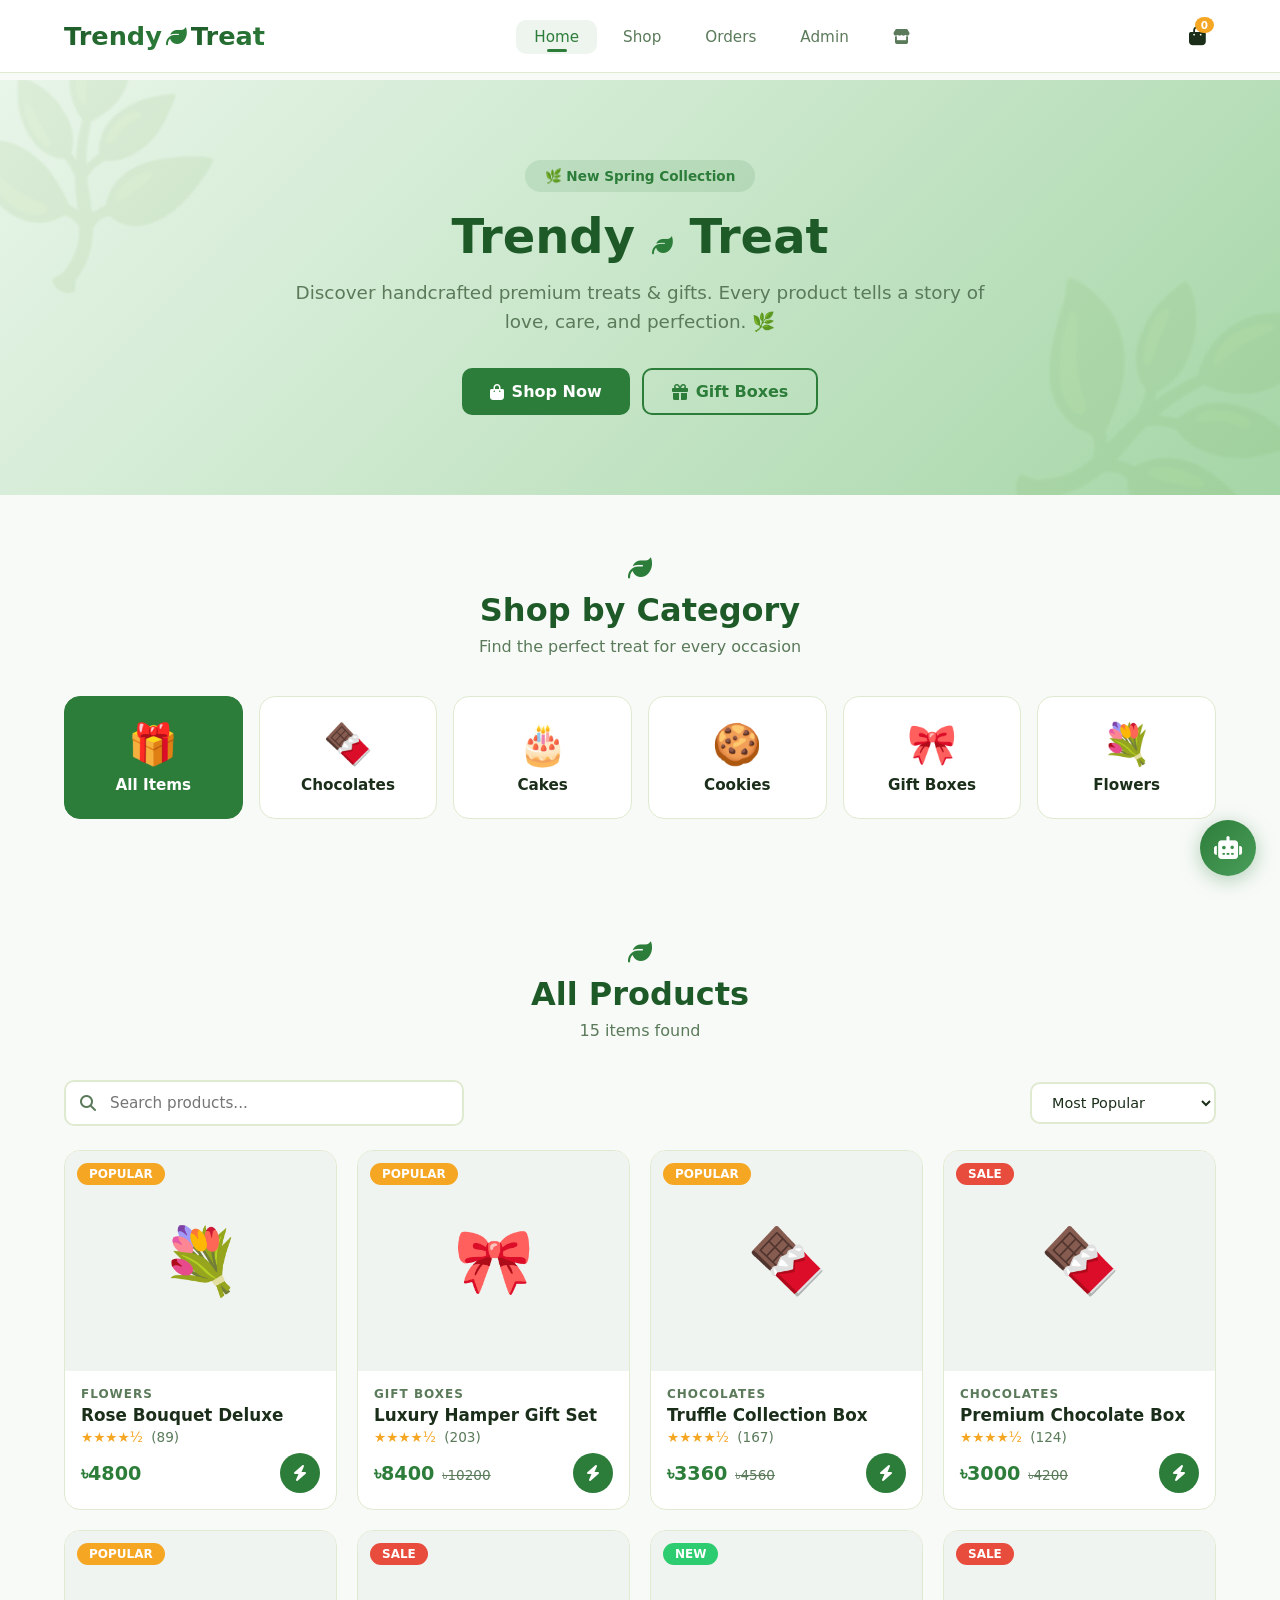
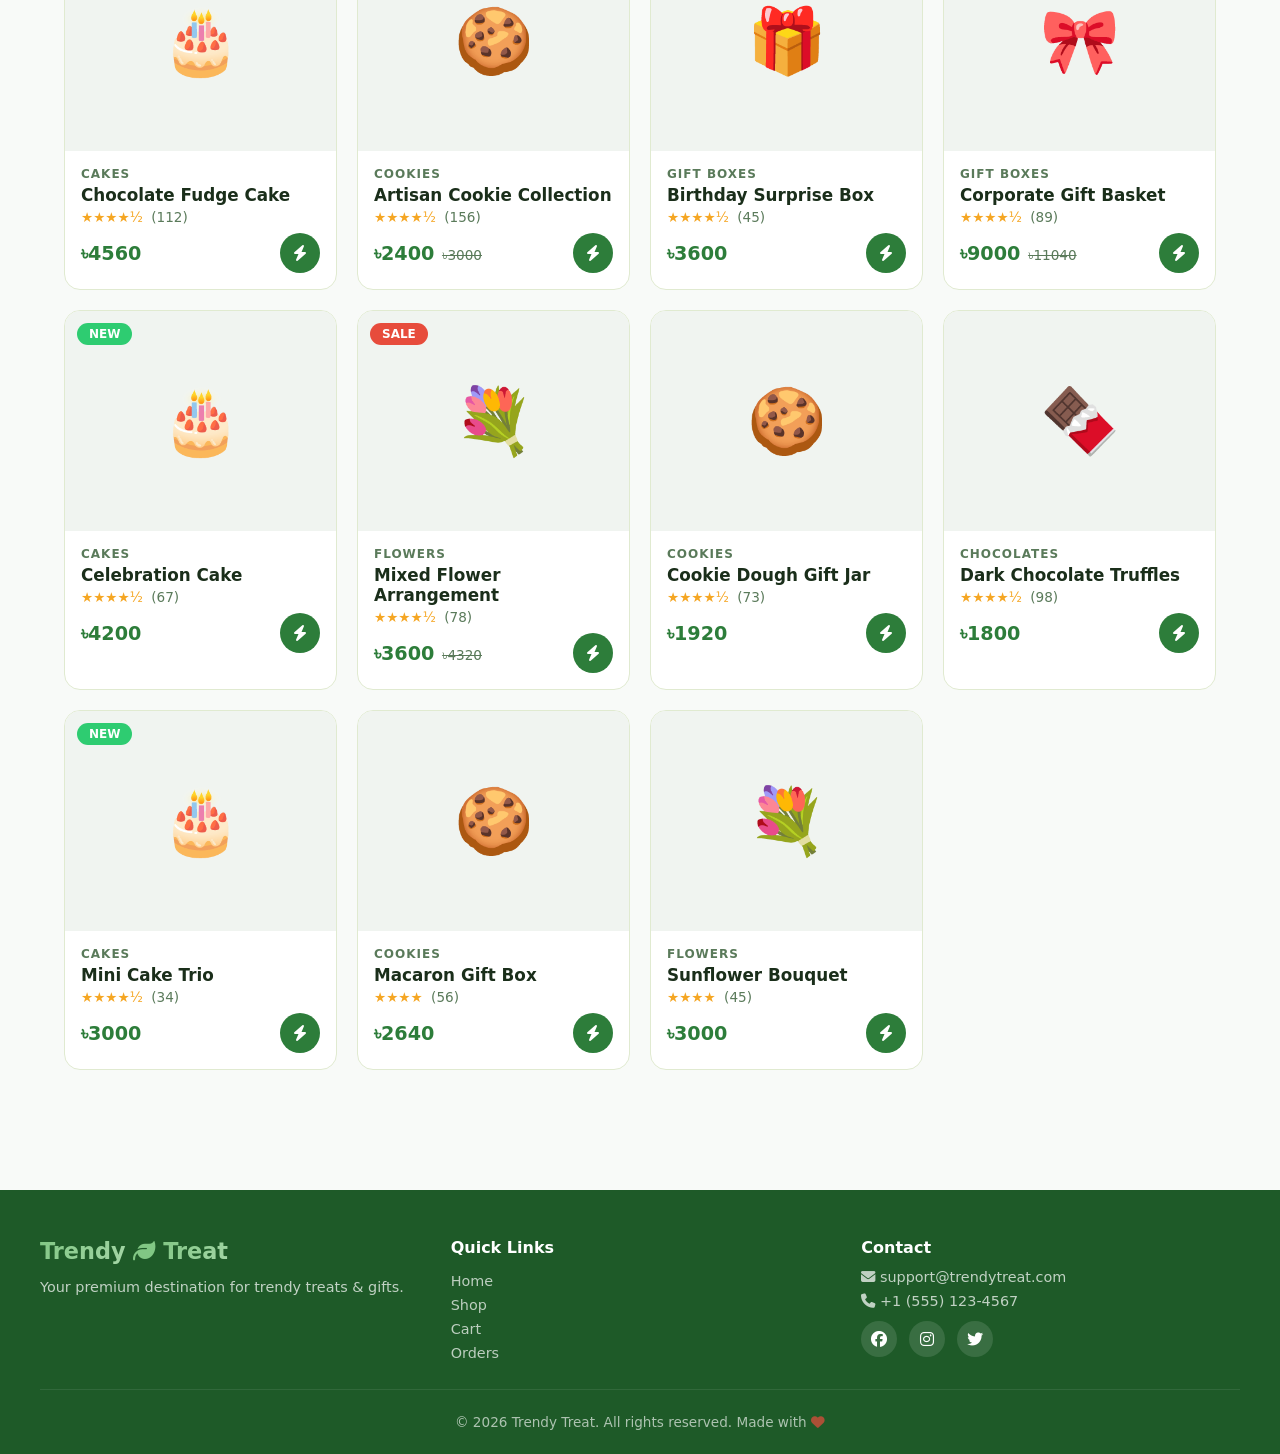
<file: index.html>
<!DOCTYPE html>
<html lang="en">
<head>
    <meta charset="UTF-8">
    <meta name="viewport" content="width=device-width, initial-scale=1.0">
    <title>Trendy Treat</title>
    <link rel="stylesheet" href="https://cdnjs.cloudflare.com/ajax/libs/font-awesome/6.5.1/css/all.min.css">
    <link rel="stylesheet" href="assets/css/style.css">
    <link rel="icon" type="image/svg+xml" href="data:image/svg+xml,<svg xmlns='http://www.w3.org/2000/svg' viewBox='0 0 100 100'><text y='.9em' font-size='90'>🌿</text></svg>">
</head>
<body>
    <div id="app">
        <nav class="navbar">
            <div class="nav-container">
                <a href="#/" class="nav-brand">
                    <span class="brand-text">Trendy</span>
                    <span class="brand-leaf"><i class="fas fa-leaf"></i></span>
                    <span class="brand-text">Treat</span>
                </a>
                <ul class="nav-links" id="navLinks">
                    <li><a href="#/" class="nav-link active">Home</a></li>
                    <li><a href="#/products" class="nav-link">Shop</a></li>
                    <li><a href="#/orders" class="nav-link">Orders</a></li>
                    <li><a href="#/admin" class="nav-link">Admin</a></li>
                    <li><a href="#/supplier" class="nav-link"><i class="fas fa-store"></i></a></li>
                </ul>
                <div class="nav-right">
                    <a href="#/cart" class="cart-btn" id="cartBtn">
                        <i class="fas fa-shopping-bag"></i>
                        <span class="cart-count" id="cartCount">0</span>
                    </a>
                    <button class="hamburger" id="hamburger" aria-label="Menu">
                        <span></span><span></span><span></span>
                    </button>
                </div>
            </div>
        </nav>

        <main id="mainContent">
            <div class="loader" id="pageLoader">
                <div class="spinner"></div>
            </div>
        </main>

        <footer class="footer">
            <div class="footer-container">
                <div class="footer-brand">
                    <h3><span class="brand-text">Trendy</span> <i class="fas fa-leaf"></i> <span class="brand-text">Treat</span></h3>
                    <p>Your premium destination for trendy treats & gifts.</p>
                </div>
                <div class="footer-links">
                    <h4>Quick Links</h4>
                    <a href="#/">Home</a>
                    <a href="#/products">Shop</a>
                    <a href="#/cart">Cart</a>
                    <a href="#/orders">Orders</a>
                </div>
                <div class="footer-contact">
                    <h4>Contact</h4>
                    <p><i class="fas fa-envelope"></i> support@trendytreat.com</p>
                    <p><i class="fas fa-phone"></i> +1 (555) 123-4567</p>
                    <div class="social-links">
                        <a href="#"><i class="fab fa-facebook"></i></a>
                        <a href="#"><i class="fab fa-instagram"></i></a>
                        <a href="#"><i class="fab fa-twitter"></i></a>
                    </div>
                </div>
            </div>
            <div class="footer-bottom">
                <p>&copy; 2026 Trendy Treat. All rights reserved. Made with <i class="fas fa-heart" style="color:#e74c3c;"></i></p>
            </div>
        </footer>

        <button class="chat-toggle" id="chatToggle" title="AI Assistant">
            <i class="fas fa-robot"></i>
        </button>

        <div class="chat-window" id="chatWindow">
            <div class="chat-header">
                <div class="chat-header-info">
                    <i class="fas fa-robot"></i>
                    <span>Trendy AI Assistant</span>
                </div>
                <button id="chatClose" class="chat-close"><i class="fas fa-times"></i></button>
            </div>
            <div class="chat-messages" id="chatMessages">
                <div class="chat-msg bot">
                    <div class="msg-content">Hi! I'm Trendy AI. I can help you with orders, product recommendations, and more. How can I help? 🌿</div>
                </div>
            </div>
            <div class="chat-input-area">
                <textarea id="chatInput" placeholder="Type a message..." rows="1"></textarea>
                <button id="chatSend" class="chat-send-btn"><i class="fas fa-paper-plane"></i></button>
            </div>
        </div>
    </div>

    <div class="toast-container" id="toastContainer"></div>

    <script src="assets/js/utils/storage.js"></script>
    <script src="assets/js/data.js"></script>
    <script src="assets/js/gemini.js"></script>
    <script src="assets/js/components/header.js"></script>
    <script src="assets/js/components/products.js"></script>
    <script src="assets/js/components/cart.js"></script>
    <script src="assets/js/components/checkout.js"></script>
    <script src="assets/js/components/orders.js"></script>
    <script src="assets/js/components/admin.js"></script>
    <script src="assets/js/components/chat.js"></script>
    <script src="assets/js/components/supplier.js"></script>
    <script src="assets/js/app.js"></script>
</body>
</html>
</file>
<file: assets/css/style.css>
*{margin:0;padding:0;box-sizing:border-box;scroll-behavior:smooth}
:root{
    --primary:#2d7d3a;--primary-dark:#1e5a28;--primary-light:#4a9e5a;
    --accent:#f5a623;--accent-dark:#e09515;
    --bg:#f8faf8;--bg-card:#ffffff;--text:#1a2e1a;--text-light:#5a7a5a;
    --border:#e0ead0;--shadow:0 8px 32px rgba(0,0,0,.08);--radius:16px;
    --radius-sm:10px;--transition:all 0.3s cubic-bezier(0.4,0,0.2,1);
    --font:'Segoe UI',system-ui,-apple-system,sans-serif
}
body{font-family:var(--font);background:var(--bg);color:var(--text);min-height:100vh;display:flex;flex-direction:column}
#app{flex:1;display:flex;flex-direction:column}
main{flex:1;padding-top:80px;min-height:calc(100vh - 80px)}
::-webkit-scrollbar{width:8px}
::-webkit-scrollbar-track{background:var(--bg)}
::-webkit-scrollbar-thumb{background:var(--primary-light);border-radius:4px}
::selection{background:var(--primary);color:#fff}

/* NAVBAR */
.navbar{position:fixed;top:0;left:0;right:0;z-index:1000;background:rgba(255,255,255,.95);backdrop-filter:blur(20px);border-bottom:1px solid var(--border);transition:var(--transition)}
.nav-container{max-width:1200px;margin:0 auto;padding:0 24px;display:flex;align-items:center;justify-content:space-between;height:72px}
.nav-brand{display:flex;align-items:center;gap:4px;text-decoration:none;font-size:1.6rem;font-weight:800}
.brand-text{background:linear-gradient(135deg,var(--primary-dark),var(--primary));-webkit-background-clip:text;-webkit-text-fill-color:transparent;background-clip:text}
.brand-leaf{color:var(--primary);font-size:1.3rem;animation:leafFloat 3s ease-in-out infinite;display:inline-flex}
@keyframes leafFloat{0%,100%{transform:rotate(0deg) scale(1)}50%{transform:rotate(15deg) scale(1.15)}}
.nav-links{display:flex;list-style:none;gap:8px}
.nav-link{text-decoration:none;color:var(--text-light);padding:8px 18px;border-radius:var(--radius-sm);font-weight:500;transition:var(--transition);font-size:.95rem;position:relative}
.nav-link:hover,.nav-link.active{color:var(--primary);background:rgba(45,125,58,.08)}
.nav-link.active::after{content:'';position:absolute;bottom:2px;left:50%;transform:translateX(-50%);width:20px;height:3px;background:var(--primary);border-radius:2px}
.nav-right{display:flex;align-items:center;gap:16px}
.cart-btn{position:relative;padding:10px;color:var(--text);font-size:1.2rem;text-decoration:none;transition:var(--transition);border-radius:50%}
.cart-btn:hover{background:rgba(45,125,58,.1);color:var(--primary)}
.cart-count{position:absolute;top:2px;right:2px;background:var(--accent);color:#fff;font-size:.65rem;font-weight:700;padding:2px 6px;border-radius:50%;min-width:18px;text-align:center;line-height:1.2}
.hamburger{display:none;flex-direction:column;gap:5px;background:none;border:none;cursor:pointer;padding:8px}
.hamburger span{width:24px;height:2.5px;background:var(--text);border-radius:2px;transition:var(--transition)}
.hamburger.active span:nth-child(1){transform:rotate(45deg) translate(5px,5px)}
.hamburger.active span:nth-child(2){opacity:0}
.hamburger.active span:nth-child(3){transform:rotate(-45deg) translate(5px,-5px)}

/* HERO */
.hero{background:linear-gradient(135deg,#e8f5e9,#c8e6c9,#a5d6a7);padding:80px 24px;text-align:center;position:relative;overflow:hidden}
.hero::before{content:'🌿';position:absolute;top:-40px;left:-40px;font-size:200px;opacity:.08;transform:rotate(-30deg)}
.hero::after{content:'🌿';position:absolute;bottom:-60px;right:-40px;font-size:250px;opacity:.08;transform:rotate(20deg)}
.hero-content{max-width:700px;margin:0 auto;position:relative;z-index:1}
.hero-badge{display:inline-block;background:rgba(45,125,58,.12);color:var(--primary);padding:8px 20px;border-radius:50px;font-size:.85rem;font-weight:600;margin-bottom:16px}
.hero h1{font-size:3rem;font-weight:800;color:var(--primary-dark);margin-bottom:12px;line-height:1.2}
.hero h1 .brand-leaf{display:inline;animation:leafFloat 3s ease-in-out infinite}
.hero p{font-size:1.15rem;color:var(--text-light);margin-bottom:32px;line-height:1.6}
.hero-btns{display:flex;gap:12px;justify-content:center;flex-wrap:wrap}
.btn{display:inline-flex;align-items:center;gap:8px;padding:12px 28px;border-radius:var(--radius-sm);font-weight:600;font-size:1rem;cursor:pointer;transition:var(--transition);text-decoration:none;border:none;font-family:var(--font)}
.btn-primary{background:var(--primary);color:#fff}
.btn-primary:hover{background:var(--primary-dark);transform:translateY(-2px);box-shadow:0 8px 24px rgba(45,125,58,.3)}
.btn-outline{background:transparent;color:var(--primary);border:2px solid var(--primary)}
.btn-outline:hover{background:var(--primary);color:#fff;transform:translateY(-2px)}
.btn-accent{background:var(--accent);color:#fff}
.btn-accent:hover{background:var(--accent-dark);transform:translateY(-2px)}
.btn-sm{padding:8px 16px;font-size:.85rem}
.btn-block{width:100%;justify-content:center}
.btn-danger{background:#e74c3c;color:#fff}
.btn-danger:hover{background:#c0392b;transform:translateY(-2px)}

/* SECTION HEADERS */
.section-header{text-align:center;margin-bottom:40px}
.section-header h2{font-size:2rem;font-weight:700;color:var(--primary-dark);margin-bottom:8px}
.section-header p{color:var(--text-light);font-size:1rem}
.section-header .leaf-divider{color:var(--primary);font-size:1.5rem;margin-bottom:8px;display:block}

/* CATEGORIES */
.categories{padding:60px 24px;max-width:1200px;margin:0 auto}
.cat-grid{display:grid;grid-template-columns:repeat(auto-fit,minmax(160px,1fr));gap:16px}
.cat-card{background:var(--bg-card);border:1px solid var(--border);border-radius:var(--radius);padding:24px 16px;text-align:center;cursor:pointer;transition:var(--transition)}
.cat-card:hover{transform:translateY(-4px);box-shadow:var(--shadow);border-color:var(--primary-light)}
.cat-card .cat-icon{font-size:2.5rem;margin-bottom:8px;display:block}
.cat-card h4{font-size:.95rem;color:var(--text);font-weight:600}
.cat-card.active{background:var(--primary);border-color:var(--primary)}
.cat-card.active h4{color:#fff}

/* PRODUCTS */
.products-section{padding:60px 24px;max-width:1200px;margin:0 auto}
.products-toolbar{display:flex;justify-content:space-between;align-items:center;margin-bottom:24px;flex-wrap:wrap;gap:12px}
.search-box{position:relative;flex:1;max-width:400px}
.search-box input{width:100%;padding:12px 16px 12px 44px;border:2px solid var(--border);border-radius:var(--radius-sm);font-size:.95rem;outline:none;transition:var(--transition);background:var(--bg-card);font-family:var(--font)}
.search-box input:focus{border-color:var(--primary);box-shadow:0 0 0 4px rgba(45,125,58,.1)}
.search-box i{position:absolute;left:16px;top:50%;transform:translateY(-50%);color:var(--text-light)}
.filter-sort{display:flex;gap:8px;flex-wrap:wrap}
.filter-sort select{padding:10px 16px;border:2px solid var(--border);border-radius:var(--radius-sm);font-size:.9rem;outline:none;cursor:pointer;background:var(--bg-card);color:var(--text);font-family:var(--font);transition:var(--transition)}
.filter-sort select:focus{border-color:var(--primary)}
.prod-grid{display:grid;grid-template-columns:repeat(auto-fill,minmax(260px,1fr));gap:20px}
.prod-card{background:var(--bg-card);border:1px solid var(--border);border-radius:var(--radius);overflow:hidden;transition:var(--transition);position:relative}
.prod-card:hover{transform:translateY(-4px);box-shadow:var(--shadow)}
.prod-card .badge{position:absolute;top:12px;left:12px;z-index:2;padding:4px 12px;border-radius:50px;font-size:.75rem;font-weight:600;text-transform:uppercase}
.badge-new{background:#2ecc71;color:#fff}
.badge-sale{background:#e74c3c;color:#fff}
.badge-popular{background:var(--accent);color:#fff}
.prod-img{width:100%;height:220px;object-fit:cover;background:#f0f4f0;display:flex;align-items:center;justify-content:center;font-size:4rem;transition:var(--transition)}
.prod-card:hover .prod-img{transform:scale(1.02)}
.prod-info{padding:16px}
.prod-category{font-size:.75rem;color:var(--text-light);text-transform:uppercase;letter-spacing:1px;font-weight:600}
.prod-name{font-size:1.05rem;font-weight:600;color:var(--text);margin:4px 0;display:-webkit-box;-webkit-line-clamp:2;-webkit-box-orient:vertical;overflow:hidden}
.prod-rating{color:var(--accent);font-size:.85rem;margin:4px 0}
.prod-rating span{color:var(--text-light);margin-left:4px}
.prod-price-row{display:flex;align-items:center;justify-content:space-between;margin-top:8px}
.prod-price{font-size:1.2rem;font-weight:700;color:var(--primary)}
.prod-price .old-price{font-size:.85rem;font-weight:400;color:var(--text-light);text-decoration:line-through;margin-left:8px}
.add-cart-btn{width:40px;height:40px;border-radius:50%;border:none;background:var(--primary);color:#fff;font-size:1rem;cursor:pointer;transition:var(--transition);display:flex;align-items:center;justify-content:center}
.add-cart-btn:hover{background:var(--primary-dark);transform:scale(1.1)}

/* CART */
.cart-section{padding:40px 24px;max-width:1000px;margin:0 auto}
.cart-section h2{font-size:1.8rem;font-weight:700;color:var(--primary-dark);margin-bottom:24px;display:flex;align-items:center;gap:12px}
.cart-layout{display:grid;grid-template-columns:1fr 360px;gap:24px}
.cart-items{display:flex;flex-direction:column;gap:12px}
.cart-item{display:flex;gap:16px;background:var(--bg-card);border:1px solid var(--border);border-radius:var(--radius);padding:16px;transition:var(--transition);align-items:center}
.cart-item:hover{box-shadow:var(--shadow)}
.cart-item-img{width:80px;height:80px;border-radius:var(--radius-sm);object-fit:cover;background:#f0f4f0;display:flex;align-items:center;justify-content:center;font-size:2.5rem;flex-shrink:0}
.cart-item-info{flex:1}
.cart-item-info h4{font-size:1rem;font-weight:600;margin-bottom:2px}
.cart-item-info p{font-size:.85rem;color:var(--text-light)}
.cart-item-qty{display:flex;align-items:center;gap:8px;margin-top:8px}
.qty-btn{width:32px;height:32px;border:1px solid var(--border);border-radius:50%;background:var(--bg);cursor:pointer;font-size:1rem;transition:var(--transition);display:flex;align-items:center;justify-content:center}
.qty-btn:hover{background:var(--primary);color:#fff;border-color:var(--primary)}
.qty-btn:disabled{opacity:.4;cursor:not-allowed}
.qty-btn:disabled:hover{background:var(--bg);color:inherit;border-color:var(--border)}
.cart-item-qty span{font-weight:600;min-width:24px;text-align:center}
.cart-item-total{text-align:right}
.cart-item-total .price{font-weight:700;font-size:1.1rem;color:var(--text)}
.remove-item{background:none;border:none;color:var(--text-light);cursor:pointer;font-size:.85rem;padding:4px;transition:var(--transition);margin-top:4px}
.remove-item:hover{color:#e74c3c}
.cart-summary{background:var(--bg-card);border:1px solid var(--border);border-radius:var(--radius);padding:24px;position:sticky;top:96px}
.cart-summary h3{font-size:1.2rem;font-weight:600;margin-bottom:16px}
.summary-row{display:flex;justify-content:space-between;padding:8px 0;font-size:.95rem}
.summary-row.total{border-top:2px solid var(--border);margin-top:8px;padding-top:16px;font-size:1.2rem;font-weight:700;color:var(--primary)}
.cart-empty{text-align:center;padding:60px 24px}
.cart-empty i{font-size:4rem;color:var(--border);margin-bottom:16px}
.cart-empty h3{font-size:1.5rem;color:var(--text);margin-bottom:8px}
.cart-empty p{color:var(--text-light);margin-bottom:24px}

/* CHECKOUT */
.checkout-section{padding:40px 24px;max-width:800px;margin:0 auto}
.checkout-section h2{font-size:1.8rem;font-weight:700;color:var(--primary-dark);margin-bottom:24px}
.checkout-form{background:var(--bg-card);border:1px solid var(--border);border-radius:var(--radius);padding:32px}
.form-row{display:grid;grid-template-columns:1fr 1fr;gap:16px}
.form-group{margin-bottom:16px}
.form-group label{display:block;font-weight:600;font-size:.9rem;margin-bottom:6px;color:var(--text)}
.form-group input,.form-group textarea,.form-group select{width:100%;padding:12px 16px;border:2px solid var(--border);border-radius:var(--radius-sm);font-size:.95rem;outline:none;transition:var(--transition);background:var(--bg);font-family:var(--font)}
.form-group input:focus,.form-group textarea:focus{border-color:var(--primary);box-shadow:0 0 0 4px rgba(45,125,58,.1)}
.form-group textarea{resize:vertical;min-height:80px}
.payment-methods{display:flex;gap:12px;flex-wrap:wrap;margin-bottom:16px}
.payment-method{flex:1;min-width:120px;padding:16px;border:2px solid var(--border);border-radius:var(--radius-sm);text-align:center;cursor:pointer;transition:var(--transition);background:var(--bg)}
.payment-method:hover{border-color:var(--primary-light)}
.payment-method.active{border-color:var(--primary);background:rgba(45,125,58,.05)}
.payment-method i{font-size:1.5rem;display:block;margin-bottom:4px;color:var(--text)}
.payment-method.active i{color:var(--primary)}
.payment-method span{font-size:.85rem;font-weight:500}
.checkout-summary{background:#f8faf8;border:1px solid var(--border);border-radius:var(--radius-sm);padding:16px;margin-bottom:16px}
.checkout-summary h4{margin-bottom:8px}

/* ORDERS */
.orders-section{padding:40px 24px;max-width:1000px;margin:0 auto}
.orders-section h2{font-size:1.8rem;font-weight:700;color:var(--primary-dark);margin-bottom:24px;display:flex;align-items:center;gap:12px}
.orders-list{display:flex;flex-direction:column;gap:12px}
.order-card{background:var(--bg-card);border:1px solid var(--border);border-radius:var(--radius);padding:20px;transition:var(--transition)}
.order-card:hover{box-shadow:var(--shadow)}
.order-header{display:flex;justify-content:space-between;align-items:center;flex-wrap:wrap;gap:8px;margin-bottom:12px}
.order-id{font-weight:700;font-size:.95rem;color:var(--text)}
.order-date{font-size:.85rem;color:var(--text-light)}
.order-status{padding:4px 12px;border-radius:50px;font-size:.8rem;font-weight:600}
.status-pending{background:#fff3cd;color:#856404}
.status-confirmed{background:#cce5ff;color:#004085}
.status-shipped{background:#d4edda;color:#155724}
.status-delivered{background:#d4edda;color:#155724}
.status-cancelled{background:#f8d7da;color:#721c24}
.order-items{display:flex;flex-direction:column;gap:8px}
.order-item{display:flex;justify-content:space-between;font-size:.9rem;padding:4px 0}
.order-total{text-align:right;font-weight:700;font-size:1.1rem;color:var(--primary);margin-top:12px;padding-top:12px;border-top:1px solid var(--border)}
.order-empty{text-align:center;padding:60px 24px}
.order-empty i{font-size:4rem;color:var(--border);margin-bottom:16px}
.order-empty h3{font-size:1.5rem;color:var(--text);margin-bottom:8px}
.order-empty p{color:var(--text-light);margin-bottom:24px}

/* ADMIN */
.admin-section{padding:40px 24px;max-width:1200px;margin:0 auto}
.admin-header{display:flex;justify-content:space-between;align-items:center;flex-wrap:wrap;gap:12px;margin-bottom:24px}
.admin-header h2{font-size:1.8rem;font-weight:700;color:var(--primary-dark);display:flex;align-items:center;gap:12px}
.admin-tabs{display:flex;gap:8px;margin-bottom:24px;overflow-x:auto;padding-bottom:4px}
.admin-tab{padding:10px 20px;border:1px solid var(--border);border-radius:var(--radius-sm);background:var(--bg-card);cursor:pointer;font-weight:500;transition:var(--transition);white-space:nowrap;font-size:.9rem}
.admin-tab:hover{border-color:var(--primary-light);color:var(--primary)}
.admin-tab.active{background:var(--primary);color:#fff;border-color:var(--primary)}
.admin-search{position:relative;max-width:400px;margin-bottom:16px}
.admin-search input{width:100%;padding:10px 16px 10px 40px;border:2px solid var(--border);border-radius:var(--radius-sm);font-size:.9rem;outline:none;background:var(--bg-card);font-family:var(--font)}
.admin-search input:focus{border-color:var(--primary)}
.admin-search i{position:absolute;left:14px;top:50%;transform:translateY(-50%);color:var(--text-light)}
.admin-table-wrap{overflow-x:auto;background:var(--bg-card);border:1px solid var(--border);border-radius:var(--radius)}
.admin-table{width:100%;border-collapse:collapse;font-size:.9rem}
.admin-table th{background:var(--bg);padding:14px 16px;text-align:left;font-weight:600;color:var(--text);border-bottom:2px solid var(--border);white-space:nowrap}
.admin-table td{padding:12px 16px;border-bottom:1px solid var(--border)}
.admin-table tr:last-child td{border-bottom:none}
.admin-table tr:hover td{background:rgba(45,125,58,.02)}
.admin-table .actions{display:flex;gap:4px}
.admin-table .actions button{padding:6px 12px;border-radius:6px;border:1px solid var(--border);background:var(--bg);cursor:pointer;font-size:.8rem;transition:var(--transition)}
.admin-table .actions button:hover{background:var(--primary);color:#fff;border-color:var(--primary)}
.admin-table .actions .del-btn:hover{background:#e74c3c;border-color:#e74c3c}
.admin-stats{display:grid;grid-template-columns:repeat(auto-fit,minmax(200px,1fr));gap:16px;margin-bottom:24px}
.stat-card{background:var(--bg-card);border:1px solid var(--border);border-radius:var(--radius);padding:20px;text-align:center;transition:var(--transition)}
.stat-card:hover{box-shadow:var(--shadow);transform:translateY(-2px)}
.stat-card .stat-icon{font-size:2rem;margin-bottom:8px;color:var(--primary)}
.stat-card .stat-num{font-size:2rem;font-weight:800;color:var(--text)}
.stat-card .stat-label{font-size:.85rem;color:var(--text-light);margin-top:4px}
.add-product-form{background:var(--bg-card);border:1px solid var(--border);border-radius:var(--radius);padding:24px;margin-bottom:24px}
.add-product-form h3{margin-bottom:16px}

/* CHAT */
.chat-toggle{position:fixed;bottom:24px;right:24px;width:56px;height:56px;border-radius:50%;background:linear-gradient(135deg,var(--primary),var(--primary-light));color:#fff;border:none;font-size:1.4rem;cursor:pointer;box-shadow:0 4px 20px rgba(45,125,58,.35);transition:var(--transition);z-index:999;display:flex;align-items:center;justify-content:center}
.chat-toggle:hover{transform:scale(1.1);box-shadow:0 6px 28px rgba(45,125,58,.45)}
.chat-window{position:fixed;bottom:92px;right:24px;width:380px;height:520px;background:var(--bg-card);border-radius:var(--radius);box-shadow:0 16px 48px rgba(0,0,0,.15);display:none;flex-direction:column;z-index:999;overflow:hidden;border:1px solid var(--border)}
.chat-window.open{display:flex}
.chat-header{background:linear-gradient(135deg,var(--primary),var(--primary-dark));color:#fff;padding:16px;display:flex;justify-content:space-between;align-items:center}
.chat-header-info{display:flex;align-items:center;gap:10px;font-weight:600;font-size:.95rem}
.chat-close{background:none;border:none;color:#fff;font-size:1.2rem;cursor:pointer;opacity:.8;transition:var(--transition)}
.chat-close:hover{opacity:1}
.chat-messages{flex:1;overflow-y:auto;padding:16px;display:flex;flex-direction:column;gap:12px}
.chat-msg{display:flex;gap:8px;max-width:85%}
.chat-msg.bot{align-self:flex-start}
.chat-msg.user{align-self:flex-end;flex-direction:row-reverse}
.chat-msg .avatar{width:32px;height:32px;border-radius:50%;display:flex;align-items:center;justify-content:center;font-size:.85rem;flex-shrink:0}
.chat-msg.bot .avatar{background:rgba(45,125,58,.12);color:var(--primary)}
.chat-msg.user .avatar{background:var(--accent);color:#fff}
.msg-content{padding:10px 14px;border-radius:12px;font-size:.9rem;line-height:1.5;word-wrap:break-word}
.chat-msg.bot .msg-content{background:#f0f4f0;color:var(--text);border-bottom-left-radius:4px}
.chat-msg.user .msg-content{background:var(--primary);color:#fff;border-bottom-right-radius:4px}
.chat-msg .msg-time{font-size:.7rem;color:var(--text-light);margin-top:4px}
.chat-msg.user .msg-time{text-align:right}
.chat-input-area{display:flex;gap:8px;padding:12px 16px;border-top:1px solid var(--border);background:var(--bg)}
.chat-input-area textarea{flex:1;border:none;outline:none;resize:none;font-size:.9rem;padding:8px 0;max-height:80px;background:transparent;font-family:var(--font)}
.chat-send-btn{width:40px;height:40px;border-radius:50%;background:var(--primary);color:#fff;border:none;cursor:pointer;transition:var(--transition);display:flex;align-items:center;justify-content:center;flex-shrink:0}
.chat-send-btn:hover{background:var(--primary-dark);transform:scale(1.05)}
.chat-send-btn:disabled{opacity:.5;cursor:not-allowed;transform:none}
.typing-indicator{display:flex;gap:4px;padding:4px 0}
.typing-indicator span{width:8px;height:8px;background:var(--text-light);border-radius:50%;animation:typing 1.4s infinite}
.typing-indicator span:nth-child(2){animation-delay:.2s}
.typing-indicator span:nth-child(3){animation-delay:.4s}
@keyframes typing{0%,60%,100%{opacity:.3;transform:translateY(0)}30%{opacity:1;transform:translateY(-4px)}}

/* TOAST */
.toast-container{position:fixed;top:88px;right:24px;z-index:9999;display:flex;flex-direction:column;gap:8px}
/* MODAL */
.modal-overlay{display:none;position:fixed;top:0;left:0;right:0;bottom:0;background:rgba(0,0,0,.5);z-index:9999;justify-content:center;align-items:center;padding:16px}
.modal-overlay.open{display:flex}
.modal-content{background:#fff;border-radius:var(--radius);width:100%;max-width:560px;max-height:90vh;overflow:hidden;box-shadow:0 24px 72px rgba(0,0,0,.2);animation:modalIn .3s ease}
@keyframes modalIn{from{opacity:0;transform:scale(.9) translateY(20px)}to{opacity:1;transform:scale(1) translateY(0)}}
.modal-header{display:flex;justify-content:space-between;align-items:center;padding:20px 24px;border-bottom:1px solid var(--border);background:var(--bg)}
.modal-header h3{margin:0;font-size:1.2rem;color:var(--primary-dark)}
.modal-close{background:none;border:none;font-size:1.3rem;cursor:pointer;color:var(--text-light);padding:4px 8px;transition:var(--transition)}
.modal-close:hover{color:#e74c3c;background:rgba(231,76,60,.1);border-radius:50%}
.modal-body{padding:24px}
.toast{padding:14px 20px;border-radius:var(--radius-sm);color:#fff;font-size:.9rem;font-weight:500;box-shadow:0 4px 20px rgba(0,0,0,.12);animation:slideInRight .3s ease;display:flex;align-items:center;gap:10px;min-width:280px}
.toast.success{background:#2ecc71}
.toast.error{background:#e74c3c}
.toast.info{background:#3498db}
.toast.warning{background:var(--accent)}
@keyframes slideInRight{from{transform:translateX(120%);opacity:0}to{transform:translateX(0);opacity:1}}

/* LOADER */
.loader{display:flex;justify-content:center;align-items:center;min-height:60vh}
.spinner{width:40px;height:40px;border:4px solid var(--border);border-top-color:var(--primary);border-radius:50%;animation:spin .8s linear infinite}
@keyframes spin{to{transform:rotate(360deg)}}

/* FOOTER */
.footer{background:var(--primary-dark);color:rgba(255,255,255,.9);padding:48px 24px 24px;margin-top:60px}
.footer-container{max-width:1200px;margin:0 auto;display:grid;grid-template-columns:repeat(auto-fit,minmax(240px,1fr));gap:32px}
.footer-brand h3{font-size:1.4rem;margin-bottom:12px;color:#fff}
.footer-brand h3 .brand-text{background:linear-gradient(135deg,#81c784,#a5d6a7);-webkit-background-clip:text;-webkit-text-fill-color:transparent;background-clip:text}
.footer-brand h3 i{color:#81c784}
.footer-brand p{font-size:.9rem;line-height:1.6;opacity:.8}
.footer-links h4,.footer-contact h4{color:#fff;margin-bottom:12px;font-size:1rem}
.footer-links a{display:block;color:rgba(255,255,255,.7);text-decoration:none;padding:4px 0;font-size:.9rem;transition:var(--transition)}
.footer-links a:hover{color:#fff;padding-left:4px}
.footer-contact p{font-size:.9rem;margin-bottom:8px;opacity:.8}
.social-links{display:flex;gap:12px;margin-top:12px}
.social-links a{width:36px;height:36px;border-radius:50%;background:rgba(255,255,255,.12);display:flex;align-items:center;justify-content:center;color:#fff;text-decoration:none;transition:var(--transition)}
.social-links a:hover{background:rgba(255,255,255,.25);transform:translateY(-2px)}
.footer-bottom{max-width:1200px;margin:24px auto 0;padding-top:24px;border-top:1px solid rgba(255,255,255,.12);text-align:center;font-size:.85rem;opacity:.7}

/* RESPONSIVE */
@media(max-width:768px){
    .nav-links{position:fixed;top:72px;left:0;right:0;background:rgba(255,255,255,.98);backdrop-filter:blur(20px);flex-direction:column;padding:16px;gap:4px;border-bottom:1px solid var(--border);display:none}
    .nav-links.open{display:flex}
    .hamburger{display:flex}
    .hero h1{font-size:2rem}
    .hero p{font-size:1rem}
    .hero{padding:60px 20px}
    .cart-layout{grid-template-columns:1fr}
    .cart-summary{position:static}
    .form-row{grid-template-columns:1fr}
    .chat-window{width:calc(100% - 32px);right:16px;bottom:84px;height:460px}
    .prod-grid{grid-template-columns:repeat(auto-fill,minmax(200px,1fr))}
    .admin-stats{grid-template-columns:repeat(2,1fr)}
    .section-header h2{font-size:1.5rem}
    .products-toolbar{flex-direction:column;align-items:stretch}
    .search-box{max-width:100%}
}
@media(max-width:480px){
    .prod-grid{grid-template-columns:1fr}
    .hero h1{font-size:1.6rem}
    .nav-container{padding:0 16px}
    .cart-item{flex-wrap:wrap}
    .admin-stats{grid-template-columns:1fr}
}

/* PRODUCT DETAIL MODAL */
.detail-modal{max-width:800px}
.detail-layout{display:grid;grid-template-columns:1fr 1fr;gap:24px}
@media(max-width:640px){.detail-layout{grid-template-columns:1fr}}
.detail-image-section{position:relative}
.detail-image{background:var(--bg);border-radius:var(--radius);display:flex;align-items:center;justify-content:center;min-height:300px;overflow:hidden;border:1px solid var(--border)}
.detail-image img{width:100%;height:100%;object-fit:contain;max-height:380px;transition:var(--transition)}
.detail-image img:hover{transform:scale(1.05)}
.detail-save-badge{position:absolute;top:12px;left:12px;background:#e74c3c;color:#fff;padding:6px 14px;border-radius:50px;font-size:.8rem;font-weight:700}
.detail-category{font-size:.8rem;color:var(--text-light);text-transform:uppercase;letter-spacing:1px;font-weight:600;margin-bottom:4px}
.detail-title{font-size:1.4rem;font-weight:700;color:var(--text);margin-bottom:8px;line-height:1.3}
.detail-rating{display:flex;align-items:center;gap:8px;margin-bottom:12px}
.detail-rating .stars{color:var(--accent);font-size:1rem}
.detail-rating .reviews{font-size:.85rem;color:var(--text-light)}
.detail-price-box{display:flex;align-items:baseline;gap:10px;margin-bottom:12px;padding:16px;background:linear-gradient(135deg,#e8f5e9,#f1f8e9);border-radius:var(--radius-sm)}
.detail-current-price{font-size:1.8rem;font-weight:800;color:var(--primary)}
.detail-old-price{font-size:1.1rem;color:var(--text-light);text-decoration:line-through}
.detail-discount{background:#e74c3c;color:#fff;padding:3px 10px;border-radius:4px;font-size:.8rem;font-weight:700}
.detail-divider{height:1px;background:var(--border);margin:16px 0}
.detail-section-title{font-weight:600;color:var(--text);margin-bottom:8px;font-size:.95rem}
.detail-desc{color:var(--text-light);line-height:1.7;font-size:.95rem}
.detail-actions{margin-top:12px}
.detail-order-btn{padding:16px;font-size:1.05rem;border-radius:12px}
.detail-safe{margin-top:12px;font-size:.8rem;color:var(--text-light);text-align:center;display:flex;align-items:center;justify-content:center;gap:6px;padding:8px;background:var(--bg);border-radius:8px}
</file>
